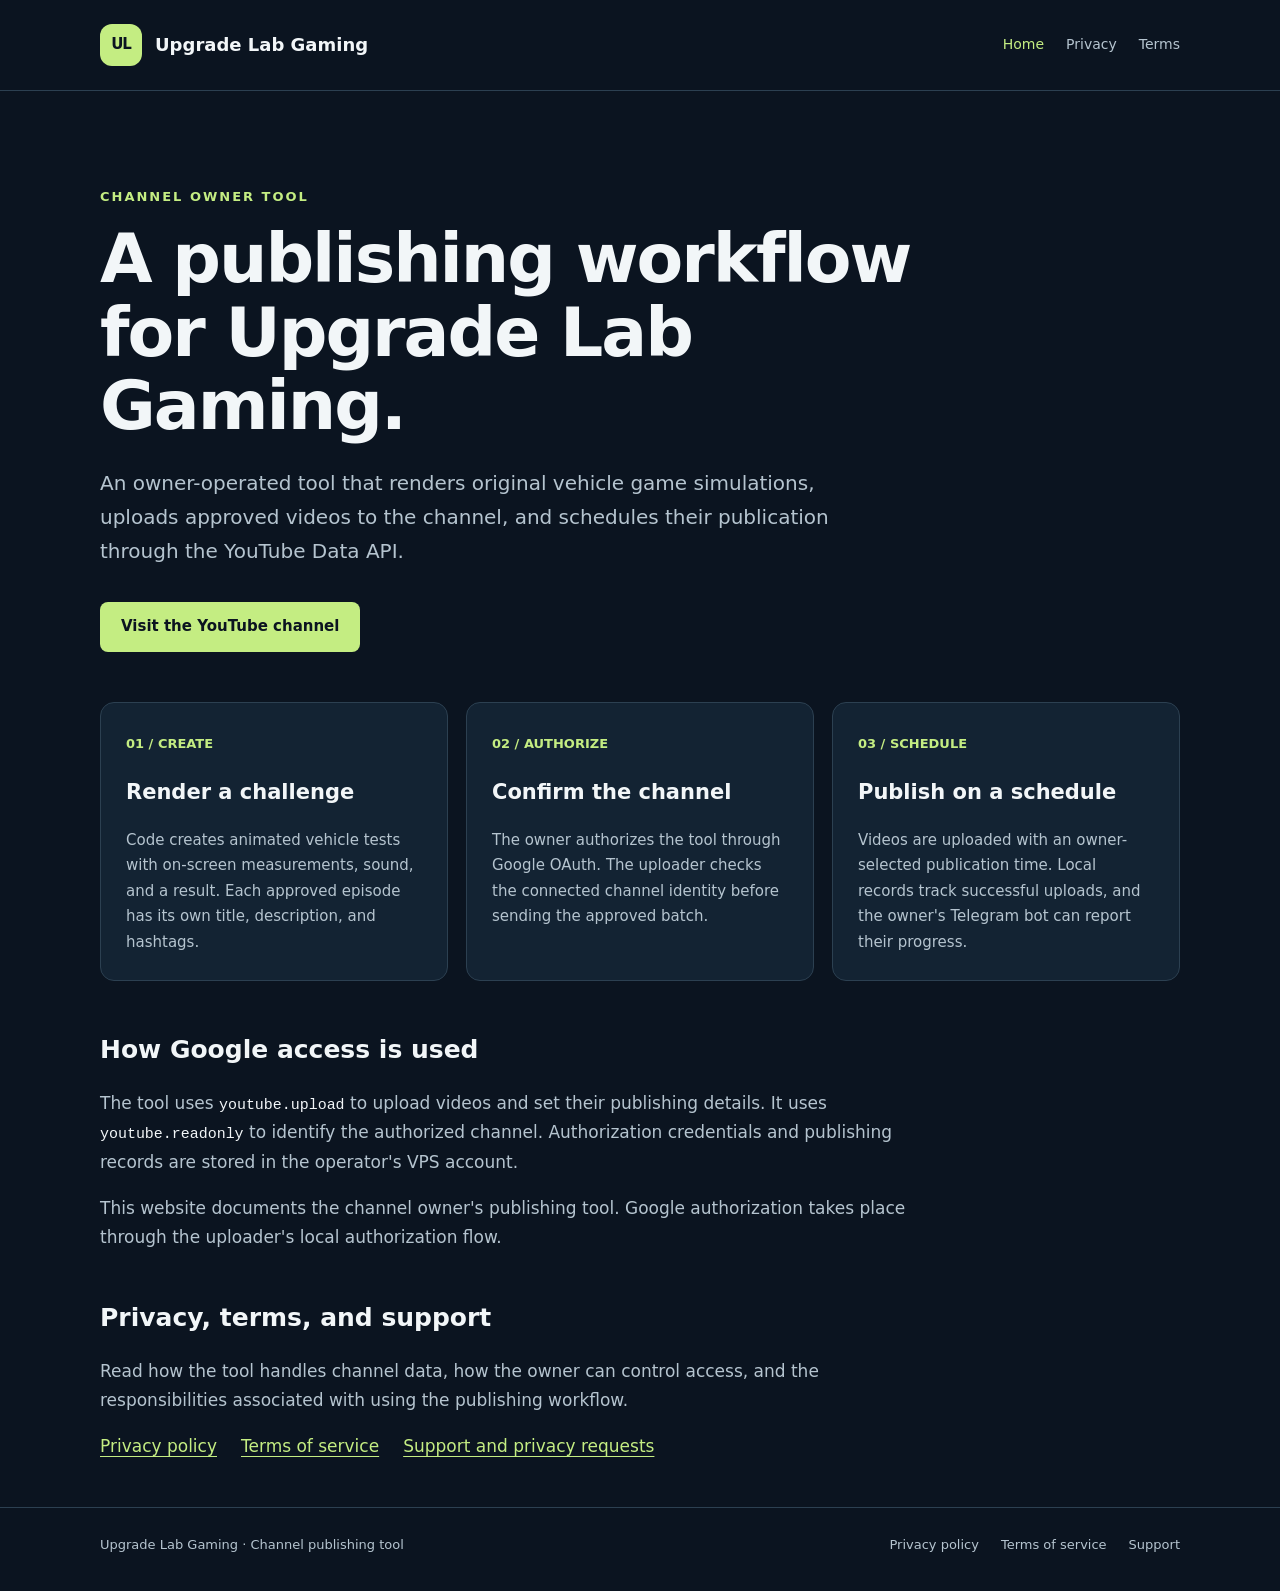
<file: index.html>
<!doctype html>
<html lang="en">
<head>
  <meta charset="utf-8">
  <meta name="viewport" content="width=device-width, initial-scale=1">
  <meta name="description" content="Channel publishing tool for the Upgrade Lab Gaming channel publishing tool.">
  <meta name="theme-color" content="#0b1420">
  <title>Channel publishing tool | Upgrade Lab Gaming</title>
  <link rel="stylesheet" href="styles.css">
</head>
<body>
  <a class="skip-link" href="#main">Skip to content</a>
  <header class="site-header">
    <div class="container header-inner">
      <a class="brand" href="index.html"><span class="brand-mark" aria-hidden="true">UL</span>Upgrade Lab Gaming</a>
      <nav aria-label="Main navigation">
        <a href="index.html" aria-current="page">Home</a>
        <a href="privacy.html">Privacy</a>
        <a href="terms.html">Terms</a>
      </nav>
    </div>
  </header>
  <main id="main" class="container">
    <section class="hero">
      <p class="eyebrow">CHANNEL OWNER TOOL</p>
      <h1>A publishing workflow<br>for Upgrade Lab Gaming.</h1>
      <p class="lead">An owner-operated tool that renders original vehicle game simulations, uploads approved videos to the channel, and schedules their publication through the YouTube Data API.</p>
      <a class="button" href="https://www.youtube.com/channel/UC7Bjkh-WH_8xpZcFL7YALLQ">Visit the YouTube channel</a>
    </section>
    <section class="cards" aria-label="Publishing workflow">
      <article class="card">
        <span class="card-number">01 / CREATE</span>
        <h2>Render a challenge</h2>
        <p>Code creates animated vehicle tests with on-screen measurements, sound, and a result. Each approved episode has its own title, description, and hashtags.</p>
      </article>
      <article class="card">
        <span class="card-number">02 / AUTHORIZE</span>
        <h2>Confirm the channel</h2>
        <p>The owner authorizes the tool through Google OAuth. The uploader checks the connected channel identity before sending the approved batch.</p>
      </article>
      <article class="card">
        <span class="card-number">03 / SCHEDULE</span>
        <h2>Publish on a schedule</h2>
        <p>Videos are uploaded with an owner-selected publication time. Local records track successful uploads, and the owner's Telegram bot can report their progress.</p>
      </article>
    </section>
    <section class="info-block">
      <h2>How Google access is used</h2>
      <p>The tool uses <code>youtube.upload</code> to upload videos and set their publishing details. It uses <code>youtube.readonly</code> to identify the authorized channel. Authorization credentials and publishing records are stored in the operator's VPS account.</p>
      <p>This website documents the channel owner's publishing tool. Google authorization takes place through the uploader's local authorization flow.</p>
    </section>
    <section class="info-block">
      <h2>Privacy, terms, and support</h2>
      <p>Read how the tool handles channel data, how the owner can control access, and the responsibilities associated with using the publishing workflow.</p>
      <div class="text-links">
        <a href="privacy.html">Privacy policy</a>
        <a href="terms.html">Terms of service</a>
        <a href="https://github.com/mahabub-automation/upgrade-lab-gaming/issues">Support and privacy requests</a>
      </div>
    </section>
  </main>
  <footer class="site-footer">
    <div class="container footer-inner">
      <p>Upgrade Lab Gaming · Channel publishing tool</p>
      <nav aria-label="Footer navigation">
        <a href="privacy.html">Privacy policy</a>
        <a href="terms.html">Terms of service</a>
        <a href="https://github.com/mahabub-automation/upgrade-lab-gaming/issues">Support</a>
      </nav>
    </div>
  </footer>
</body>
</html>
</file>
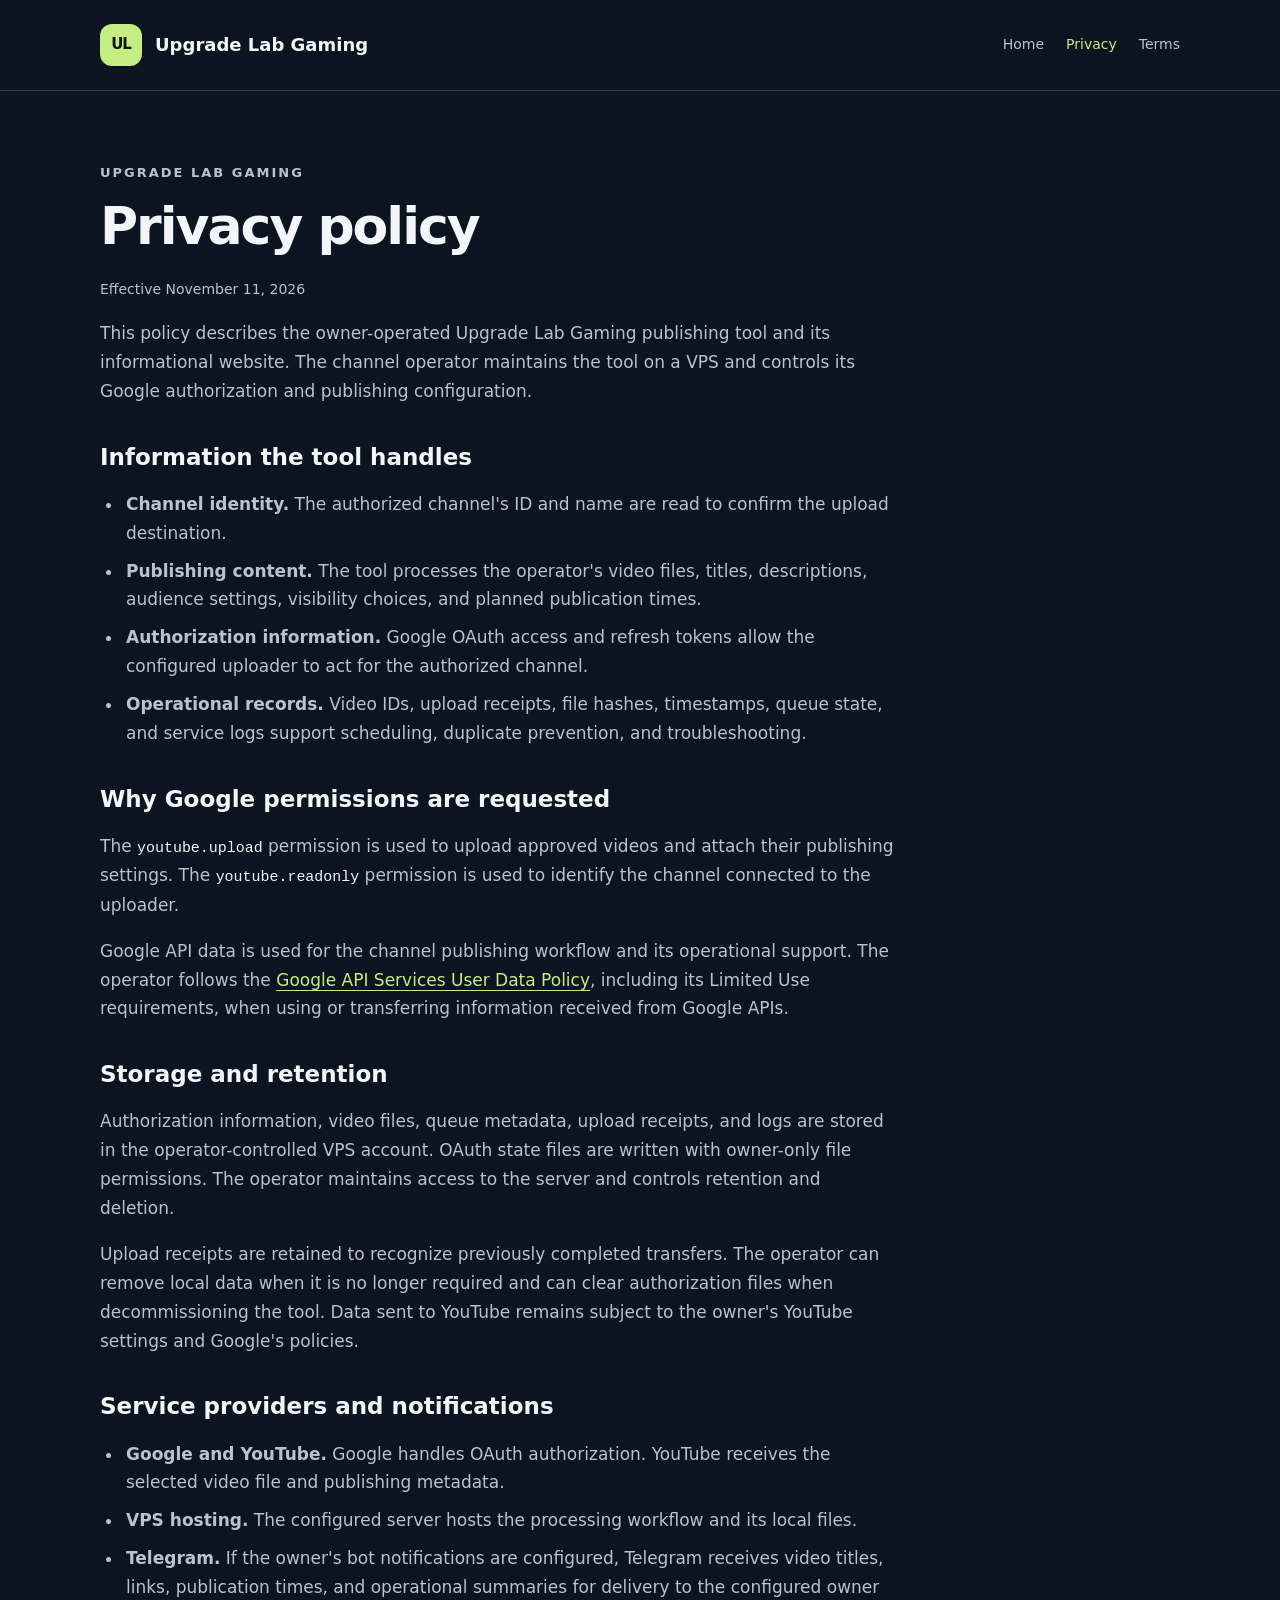
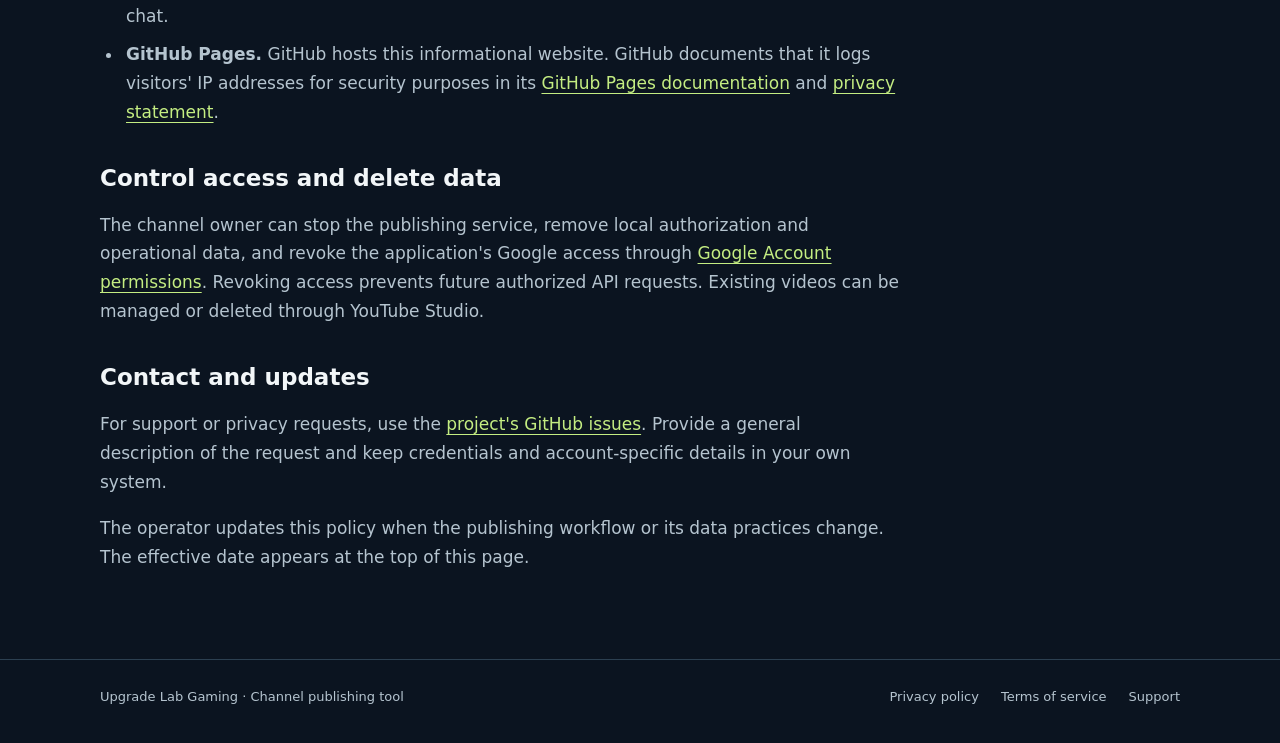
<file: privacy.html>
<!doctype html>
<html lang="en">
<head>
  <meta charset="utf-8">
  <meta name="viewport" content="width=device-width, initial-scale=1">
  <meta name="description" content="Privacy policy for the Upgrade Lab Gaming channel publishing tool.">
  <meta name="theme-color" content="#0b1420">
  <title>Privacy policy | Upgrade Lab Gaming</title>
  <link rel="stylesheet" href="styles.css">
</head>
<body>
  <a class="skip-link" href="#main">Skip to content</a>
  <header class="site-header">
    <div class="container header-inner">
      <a class="brand" href="index.html"><span class="brand-mark" aria-hidden="true">UL</span>Upgrade Lab Gaming</a>
      <nav aria-label="Main navigation">
        <a href="index.html">Home</a>
        <a href="privacy.html" aria-current="page">Privacy</a>
        <a href="terms.html">Terms</a>
      </nav>
    </div>
  </header>
  <main id="main" class="container">
    <article class="document">
      <p class="eyebrow">UPGRADE LAB GAMING</p>
      <h1>Privacy policy</h1>
      <p class="date">Effective November 11, 2026</p>
      <p>This policy describes the owner-operated Upgrade Lab Gaming publishing tool and its informational website. The channel operator maintains the tool on a VPS and controls its Google authorization and publishing configuration.</p>
      <h2>Information the tool handles</h2>
      <ul>
        <li><strong>Channel identity.</strong> The authorized channel's ID and name are read to confirm the upload destination.</li>
        <li><strong>Publishing content.</strong> The tool processes the operator's video files, titles, descriptions, audience settings, visibility choices, and planned publication times.</li>
        <li><strong>Authorization information.</strong> Google OAuth access and refresh tokens allow the configured uploader to act for the authorized channel.</li>
        <li><strong>Operational records.</strong> Video IDs, upload receipts, file hashes, timestamps, queue state, and service logs support scheduling, duplicate prevention, and troubleshooting.</li>
      </ul>
      <h2>Why Google permissions are requested</h2>
      <p>The <code>youtube.upload</code> permission is used to upload approved videos and attach their publishing settings. The <code>youtube.readonly</code> permission is used to identify the channel connected to the uploader.</p>
      <p>Google API data is used for the channel publishing workflow and its operational support. The operator follows the <a href="https://developers.google.com/terms/api-services-user-data-policy">Google API Services User Data Policy</a>, including its Limited Use requirements, when using or transferring information received from Google APIs.</p>
      <h2>Storage and retention</h2>
      <p>Authorization information, video files, queue metadata, upload receipts, and logs are stored in the operator-controlled VPS account. OAuth state files are written with owner-only file permissions. The operator maintains access to the server and controls retention and deletion.</p>
      <p>Upload receipts are retained to recognize previously completed transfers. The operator can remove local data when it is no longer required and can clear authorization files when decommissioning the tool. Data sent to YouTube remains subject to the owner's YouTube settings and Google's policies.</p>
      <h2>Service providers and notifications</h2>
      <ul>
        <li><strong>Google and YouTube.</strong> Google handles OAuth authorization. YouTube receives the selected video file and publishing metadata.</li>
        <li><strong>VPS hosting.</strong> The configured server hosts the processing workflow and its local files.</li>
        <li><strong>Telegram.</strong> If the owner's bot notifications are configured, Telegram receives video titles, links, publication times, and operational summaries for delivery to the configured owner chat.</li>
        <li><strong>GitHub Pages.</strong> GitHub hosts this informational website. GitHub documents that it logs visitors' IP addresses for security purposes in its <a href="https://docs.github.com/en/pages/getting-started-with-github-pages/what-is-github-pages">GitHub Pages documentation</a> and <a href="https://docs.github.com/en/site-policy/privacy-policies/github-general-privacy-statement">privacy statement</a>.</li>
      </ul>
      <h2>Control access and delete data</h2>
      <p>The channel owner can stop the publishing service, remove local authorization and operational data, and revoke the application's Google access through <a href="https://myaccount.google.com/permissions">Google Account permissions</a>. Revoking access prevents future authorized API requests. Existing videos can be managed or deleted through YouTube Studio.</p>
      <h2>Contact and updates</h2>
      <p>For support or privacy requests, use the <a href="https://github.com/mahabub-automation/upgrade-lab-gaming/issues">project's GitHub issues</a>. Provide a general description of the request and keep credentials and account-specific details in your own system.</p>
      <p>The operator updates this policy when the publishing workflow or its data practices change. The effective date appears at the top of this page.</p>
    </article>
  </main>
  <footer class="site-footer">
    <div class="container footer-inner">
      <p>Upgrade Lab Gaming · Channel publishing tool</p>
      <nav aria-label="Footer navigation">
        <a href="privacy.html">Privacy policy</a>
        <a href="terms.html">Terms of service</a>
        <a href="https://github.com/mahabub-automation/upgrade-lab-gaming/issues">Support</a>
      </nav>
    </div>
  </footer>
</body>
</html>
</file>
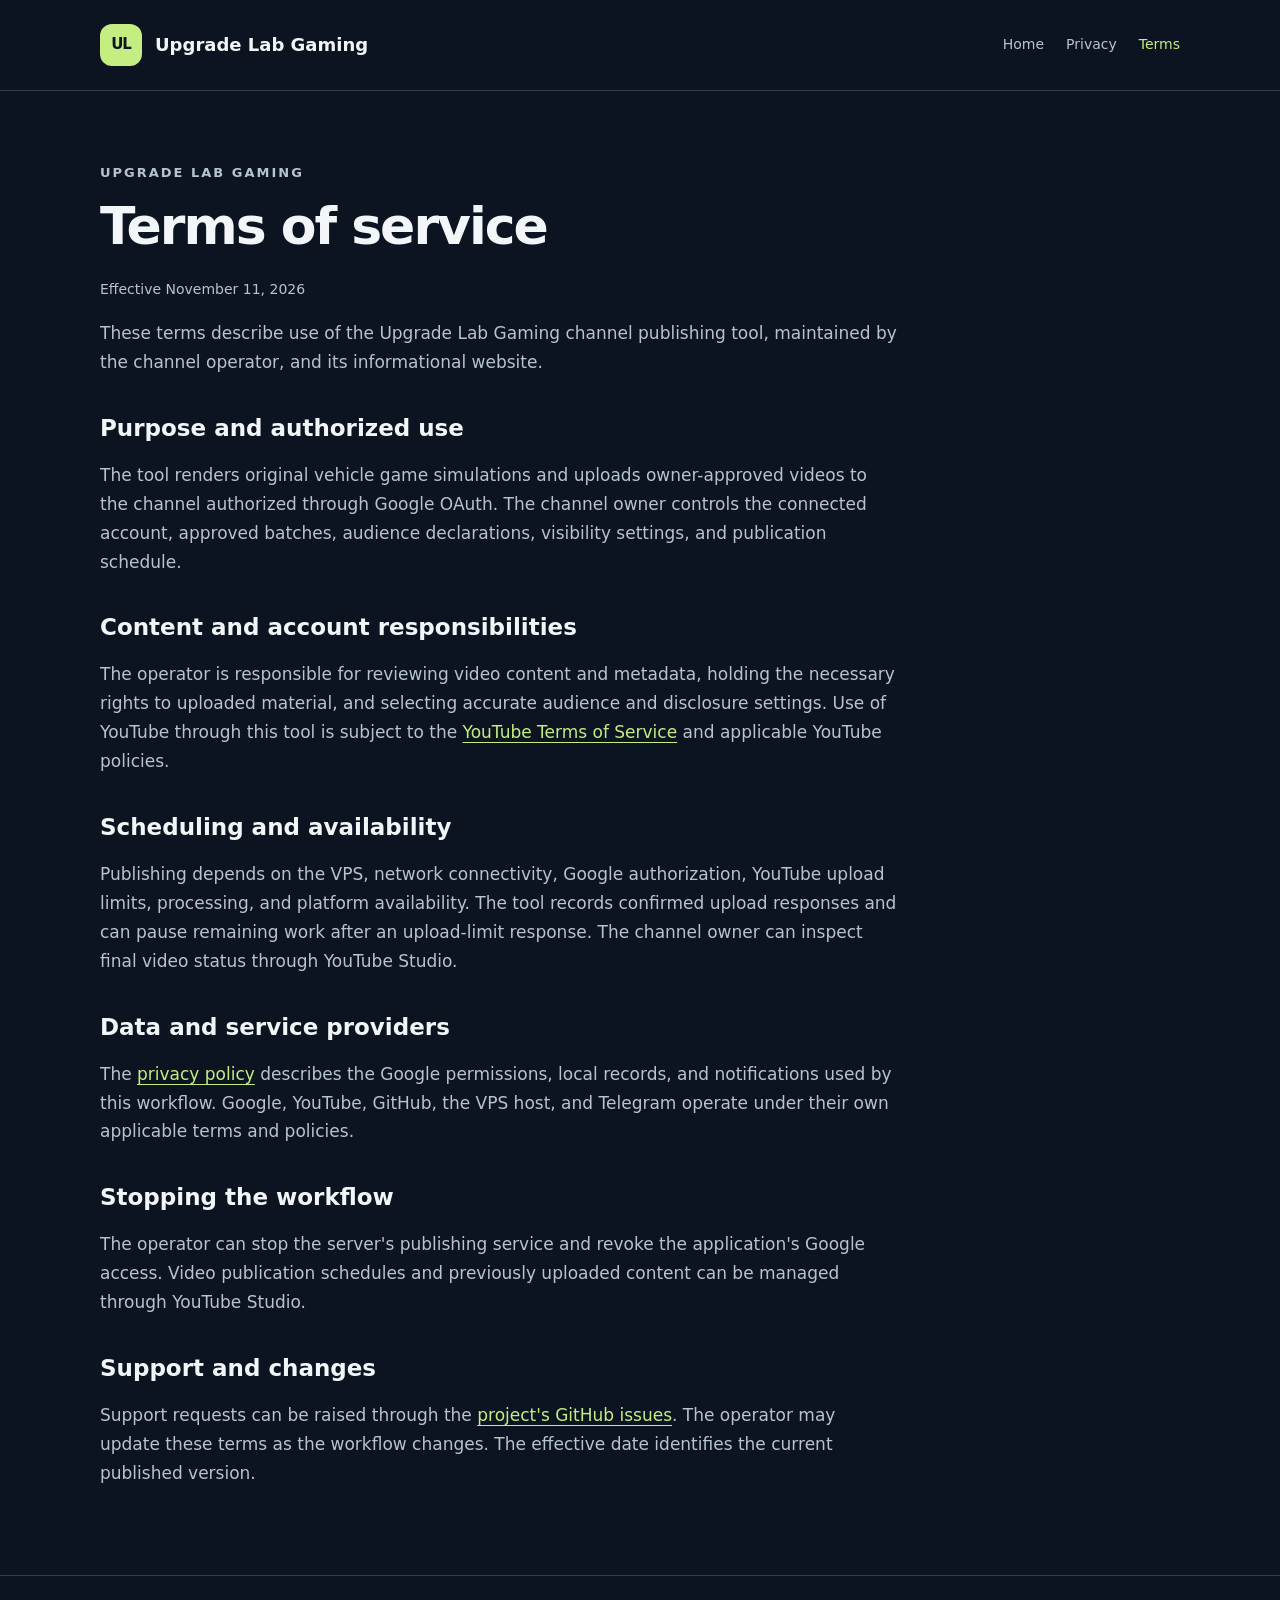
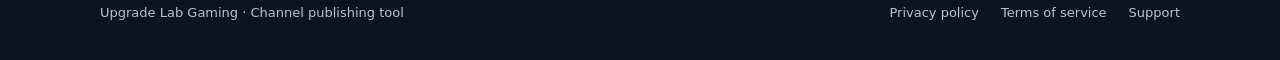
<file: terms.html>
<!doctype html>
<html lang="en">
<head>
  <meta charset="utf-8">
  <meta name="viewport" content="width=device-width, initial-scale=1">
  <meta name="description" content="Terms of service for the Upgrade Lab Gaming channel publishing tool.">
  <meta name="theme-color" content="#0b1420">
  <title>Terms of service | Upgrade Lab Gaming</title>
  <link rel="stylesheet" href="styles.css">
</head>
<body>
  <a class="skip-link" href="#main">Skip to content</a>
  <header class="site-header">
    <div class="container header-inner">
      <a class="brand" href="index.html"><span class="brand-mark" aria-hidden="true">UL</span>Upgrade Lab Gaming</a>
      <nav aria-label="Main navigation">
        <a href="index.html">Home</a>
        <a href="privacy.html">Privacy</a>
        <a href="terms.html" aria-current="page">Terms</a>
      </nav>
    </div>
  </header>
  <main id="main" class="container">
    <article class="document">
      <p class="eyebrow">UPGRADE LAB GAMING</p>
      <h1>Terms of service</h1>
      <p class="date">Effective November 11, 2026</p>
      <p>These terms describe use of the Upgrade Lab Gaming channel publishing tool, maintained by the channel operator, and its informational website.</p>
      <h2>Purpose and authorized use</h2>
      <p>The tool renders original vehicle game simulations and uploads owner-approved videos to the channel authorized through Google OAuth. The channel owner controls the connected account, approved batches, audience declarations, visibility settings, and publication schedule.</p>
      <h2>Content and account responsibilities</h2>
      <p>The operator is responsible for reviewing video content and metadata, holding the necessary rights to uploaded material, and selecting accurate audience and disclosure settings. Use of YouTube through this tool is subject to the <a href="https://www.youtube.com/t/terms">YouTube Terms of Service</a> and applicable YouTube policies.</p>
      <h2>Scheduling and availability</h2>
      <p>Publishing depends on the VPS, network connectivity, Google authorization, YouTube upload limits, processing, and platform availability. The tool records confirmed upload responses and can pause remaining work after an upload-limit response. The channel owner can inspect final video status through YouTube Studio.</p>
      <h2>Data and service providers</h2>
      <p>The <a href="privacy.html">privacy policy</a> describes the Google permissions, local records, and notifications used by this workflow. Google, YouTube, GitHub, the VPS host, and Telegram operate under their own applicable terms and policies.</p>
      <h2>Stopping the workflow</h2>
      <p>The operator can stop the server's publishing service and revoke the application's Google access. Video publication schedules and previously uploaded content can be managed through YouTube Studio.</p>
      <h2>Support and changes</h2>
      <p>Support requests can be raised through the <a href="https://github.com/mahabub-automation/upgrade-lab-gaming/issues">project's GitHub issues</a>. The operator may update these terms as the workflow changes. The effective date identifies the current published version.</p>
    </article>
  </main>
  <footer class="site-footer">
    <div class="container footer-inner">
      <p>Upgrade Lab Gaming · Channel publishing tool</p>
      <nav aria-label="Footer navigation">
        <a href="privacy.html">Privacy policy</a>
        <a href="terms.html">Terms of service</a>
        <a href="https://github.com/mahabub-automation/upgrade-lab-gaming/issues">Support</a>
      </nav>
    </div>
  </footer>
</body>
</html>
</file>
<file: styles.css>
:root {
  color-scheme: dark;
  --background: #0b1420;
  --surface: #132333;
  --border: #2c4051;
  --text: #f2f6f8;
  --muted: #b5c4cf;
  --accent: #c4ed82;
}

* { box-sizing: border-box; }

body {
  margin: 0;
  background: var(--background);
  color: var(--text);
  font: 17px/1.7 system-ui, -apple-system, BlinkMacSystemFont, "Segoe UI", sans-serif;
}

a { color: var(--accent); text-underline-offset: 4px; }
a:hover { color: #e1ffb4; }
a:focus-visible { outline: 3px solid var(--accent); outline-offset: 5px; }

.container { width: min(1080px, calc(100% - 40px)); margin-inline: auto; }
.skip-link { position: absolute; left: 20px; top: -100px; }
.skip-link:focus { top: 12px; background: var(--background); padding: 10px; }

.site-header { border-bottom: 1px solid var(--border); }
.header-inner {
  min-height: 90px;
  display: flex;
  align-items: center;
  justify-content: space-between;
  gap: 24px;
}

.brand {
  display: flex;
  align-items: center;
  gap: 13px;
  color: var(--text);
  text-decoration: none;
  font-size: 18px;
  font-weight: 750;
}

.brand-mark {
  display: grid;
  place-items: center;
  width: 42px;
  height: 42px;
  border-radius: 12px;
  background: var(--accent);
  color: var(--background);
  font-size: 15px;
  letter-spacing: -1px;
}

nav { display: flex; flex-wrap: wrap; gap: 22px; font-size: 14px; }
nav a { color: var(--muted); text-decoration: none; }
nav a[aria-current="page"] { color: var(--accent); }

.hero { max-width: 850px; padding-block: 82px 50px; }
.eyebrow { color: var(--accent); font-size: 13px; font-weight: 700; letter-spacing: 2px; }
h1 { margin: 14px 0 24px; font-size: clamp(38px, 6vw, 68px); line-height: 1.08; letter-spacing: -2px; }
.lead { max-width: 750px; margin-bottom: 26px; color: var(--muted); font-size: 20px; }
.button {
  display: inline-block;
  padding: 12px 21px;
  margin-top: 8px;
  border-radius: 8px;
  background: var(--accent);
  color: var(--background);
  text-decoration: none;
  font-size: 15px;
  font-weight: 750;
}
.button:hover { color: var(--background); background: #ddffb0; }

.cards { display: grid; grid-template-columns: repeat(3, minmax(0, 1fr)); gap: 18px; margin-bottom: 48px; }
.card { padding: 25px; background: var(--surface); border: 1px solid var(--border); border-radius: 14px; }
.card-number { color: var(--accent); font-size: 13px; font-weight: 700; }
.card h2 { margin-top: 18px; font-size: 21px; }
.card p { color: var(--muted); margin-bottom: 0; font-size: 15px; }

.info-block { max-width: 830px; margin-bottom: 46px; }
.info-block h2 { font-size: 25px; margin-bottom: 12px; }
.info-block p { color: var(--muted); }
.text-links { display: flex; flex-wrap: wrap; gap: 24px; }

.document { max-width: 800px; padding-block: 58px 70px; }
.document h1 { font-size: clamp(36px, 6vw, 52px); }
.document h2 { font-size: 23px; line-height: 1.35; margin: 36px 0 12px; }
.document p, .document li { color: var(--muted); }
.document ul { padding-left: 23px; }
.document li { padding-left: 3px; margin-bottom: 9px; }
.date { font-size: 14px; color: var(--accent); }
code { overflow-wrap: anywhere; font-size: 0.88em; color: var(--text); }

.site-footer { border-top: 1px solid var(--border); padding-block: 26px 36px; }
.footer-inner { display: flex; flex-wrap: wrap; align-items: center; justify-content: space-between; gap: 20px; }
.site-footer p { color: var(--muted); font-size: 13px; margin: 0; }
.site-footer nav { font-size: 13px; }

@media (max-width: 720px) {
  .header-inner { padding-block: 20px; align-items: flex-start; flex-direction: column; gap: 15px; }
  .cards { grid-template-columns: 1fr; }
  .hero { padding-top: 48px; }
  h1 { letter-spacing: -1px; }
  .lead { font-size: 18px; }
  nav { gap: 18px; }
}
</file>
